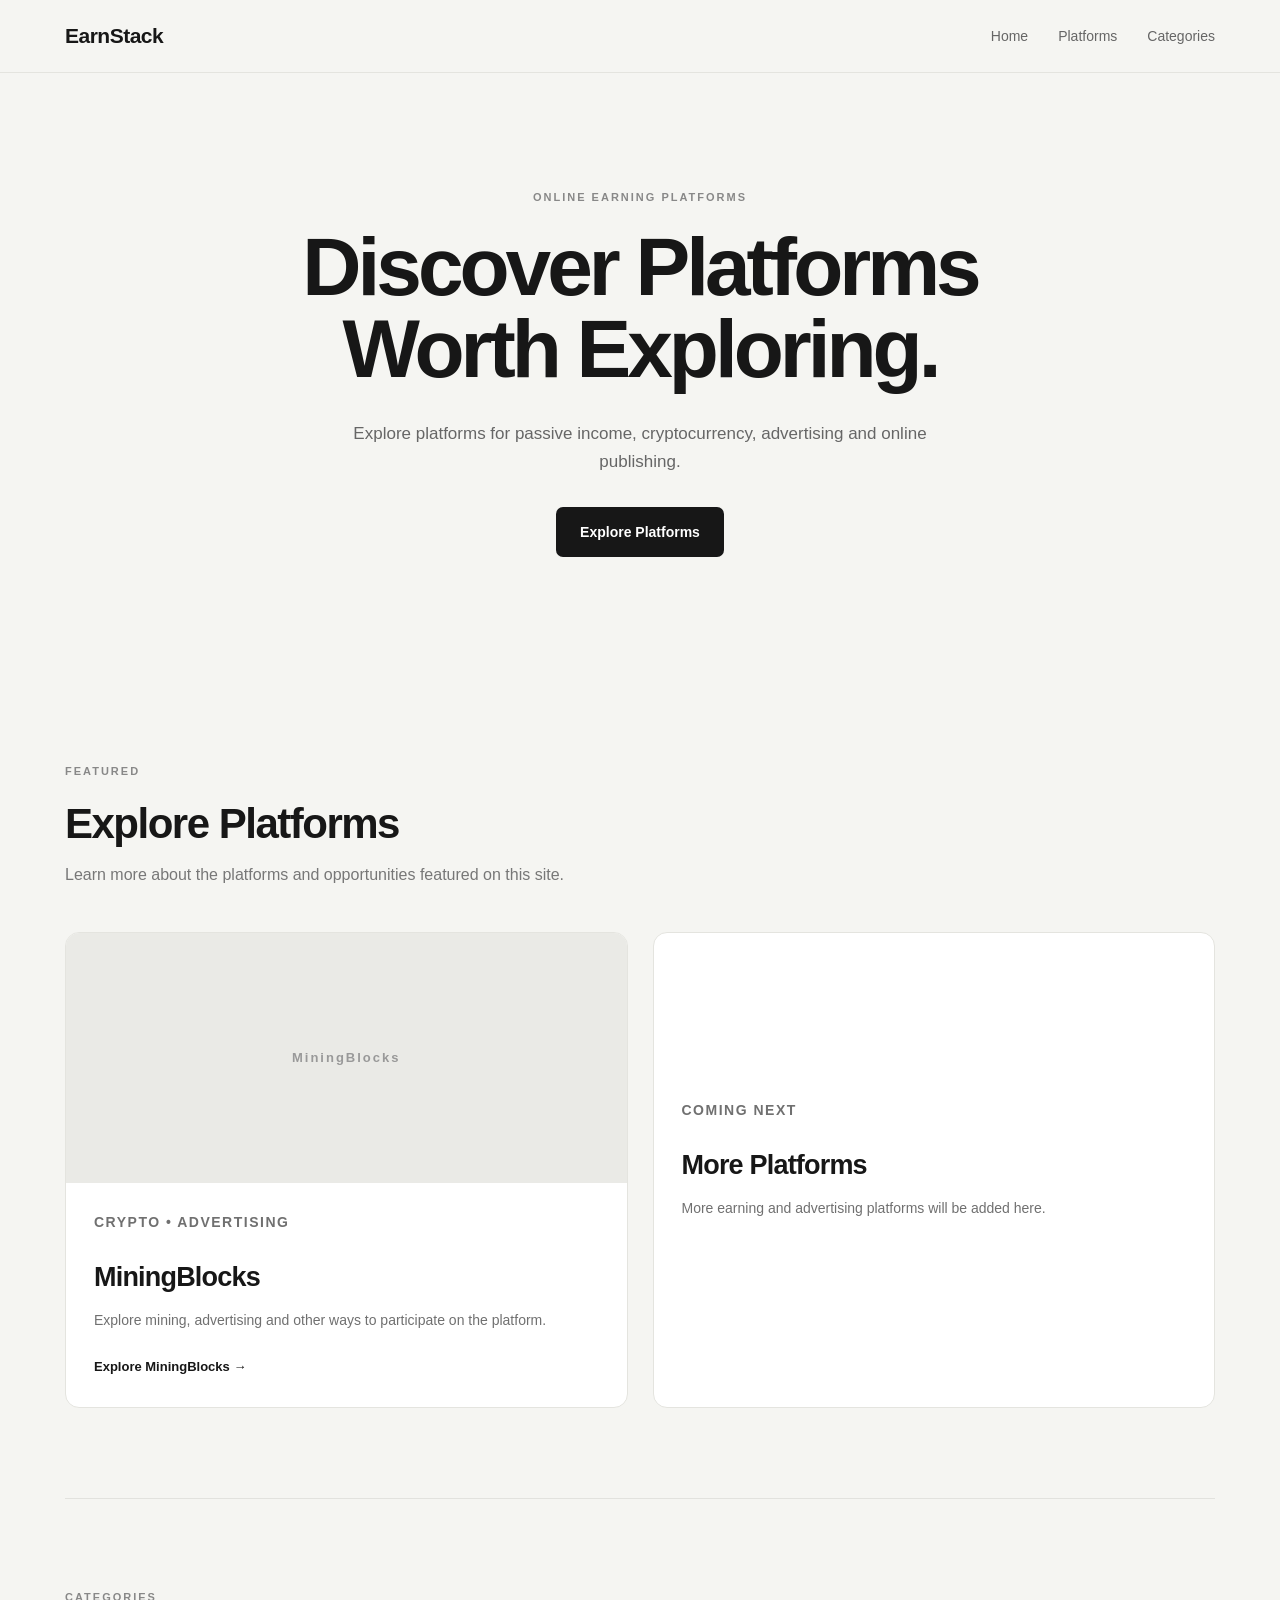
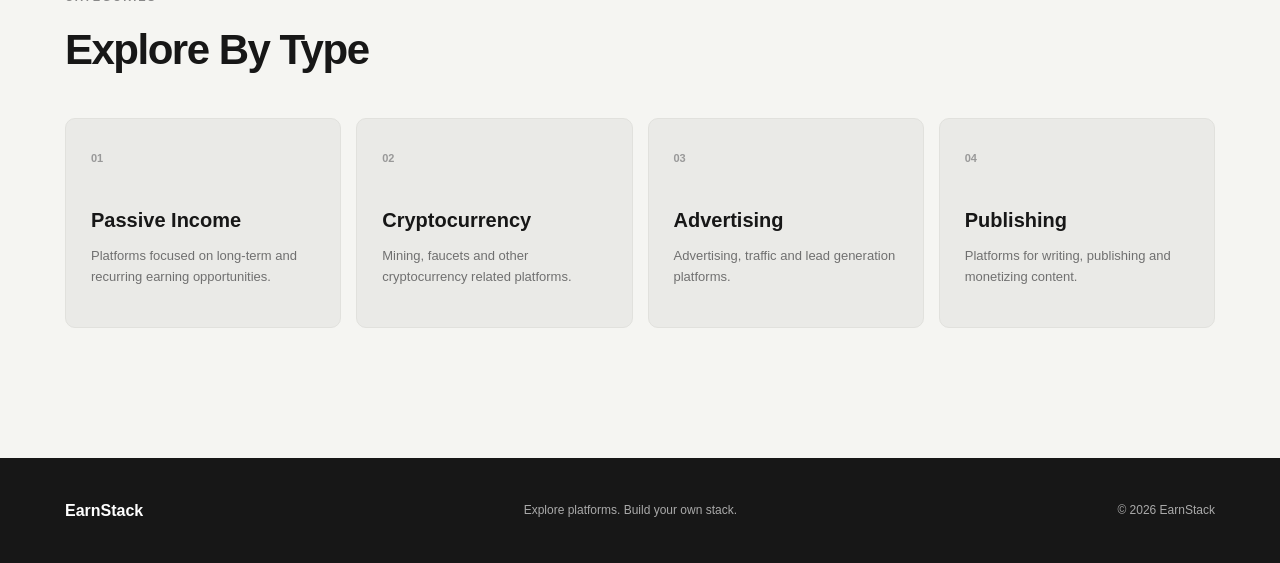
<file: index.html>
<!DOCTYPE html>
<html lang="en">

<head>
    <meta charset="UTF-8">
    <meta name="viewport" content="width=device-width, initial-scale=1.0">

    <title>Explore Online Earning Platforms</title>

    <meta name="description"
        content="Discover online earning, passive income, cryptocurrency and advertising platforms.">

    <link rel="stylesheet" href="style.css">
</head>

<body>

    <!-- Navigation -->

    <header class="header">

        <div class="nav-container">

            <a href="index.html" class="logo">
                EarnStack
            </a>

            <nav>
                <a href="index.html">Home</a>
                <a href="#platforms">Platforms</a>
                <a href="#categories">Categories</a>
            </nav>

        </div>

    </header>


    <!-- Hero -->

    <section class="hero">

        <div class="hero-container">

            <p class="small-title">
                ONLINE EARNING PLATFORMS
            </p>

            <h1>
                Discover Platforms<br>
                Worth Exploring.
            </h1>

            <p class="hero-text">
                Explore platforms for passive income, cryptocurrency,
                advertising and online publishing.
            </p>

            <a href="#platforms" class="main-button">
                Explore Platforms
            </a>

        </div>

    </section>


    <!-- Platforms -->

    <section class="platforms" id="platforms">

        <div class="section-title">

            <p class="small-title">
                FEATURED
            </p>

            <h2>
                Explore Platforms
            </h2>

            <p>
                Learn more about the platforms and opportunities
                featured on this site.
            </p>

        </div>


        <div class="platform-grid">


            <!-- MiningBlocks -->

            <div class="platform-card">

                <div class="platform-image">
                    MiningBlocks
                </div>

                <div class="platform-info">

                    <p class="platform-type">
                        CRYPTO • ADVERTISING
                    </p>

                    <h3>
                        MiningBlocks
                    </h3>

                    <p>
                        Explore mining, advertising and other
                        ways to participate on the platform.
                    </p>

                    <a href="pages/miningblocks.html">
                        Explore MiningBlocks →
                    </a>

                </div>

            </div>


            <!-- Add your next platform here -->

            <div class="platform-card add-card">

                <div class="platform-info">

                    <p class="platform-type">
                        COMING NEXT
                    </p>

                    <h3>
                        More Platforms
                    </h3>

                    <p>
                        More earning and advertising platforms
                        will be added here.
                    </p>

                </div>

            </div>


        </div>

    </section>


    <!-- Categories -->

    <section class="categories" id="categories">

        <div class="section-title">

            <p class="small-title">
                CATEGORIES
            </p>

            <h2>
                Explore By Type
            </h2>

        </div>


        <div class="category-grid">

            <div class="category">
                <span>01</span>
                <h3>Passive Income</h3>
                <p>
                    Platforms focused on long-term and
                    recurring earning opportunities.
                </p>
            </div>


            <div class="category">
                <span>02</span>
                <h3>Cryptocurrency</h3>
                <p>
                    Mining, faucets and other cryptocurrency
                    related platforms.
                </p>
            </div>


            <div class="category">
                <span>03</span>
                <h3>Advertising</h3>
                <p>
                    Advertising, traffic and lead generation
                    platforms.
                </p>
            </div>


            <div class="category">
                <span>04</span>
                <h3>Publishing</h3>
                <p>
                    Platforms for writing, publishing and
                    monetizing content.
                </p>
            </div>

        </div>

    </section>


    <!-- Footer -->

    <footer>

        <div class="footer-container">

            <strong>EarnStack</strong>

            <p>
                Explore platforms. Build your own stack.
            </p>

            <p>
                © 2026 EarnStack
            </p>

        </div>

    </footer>


    <script src="script.js"></script>

</body>

</html>
</file>
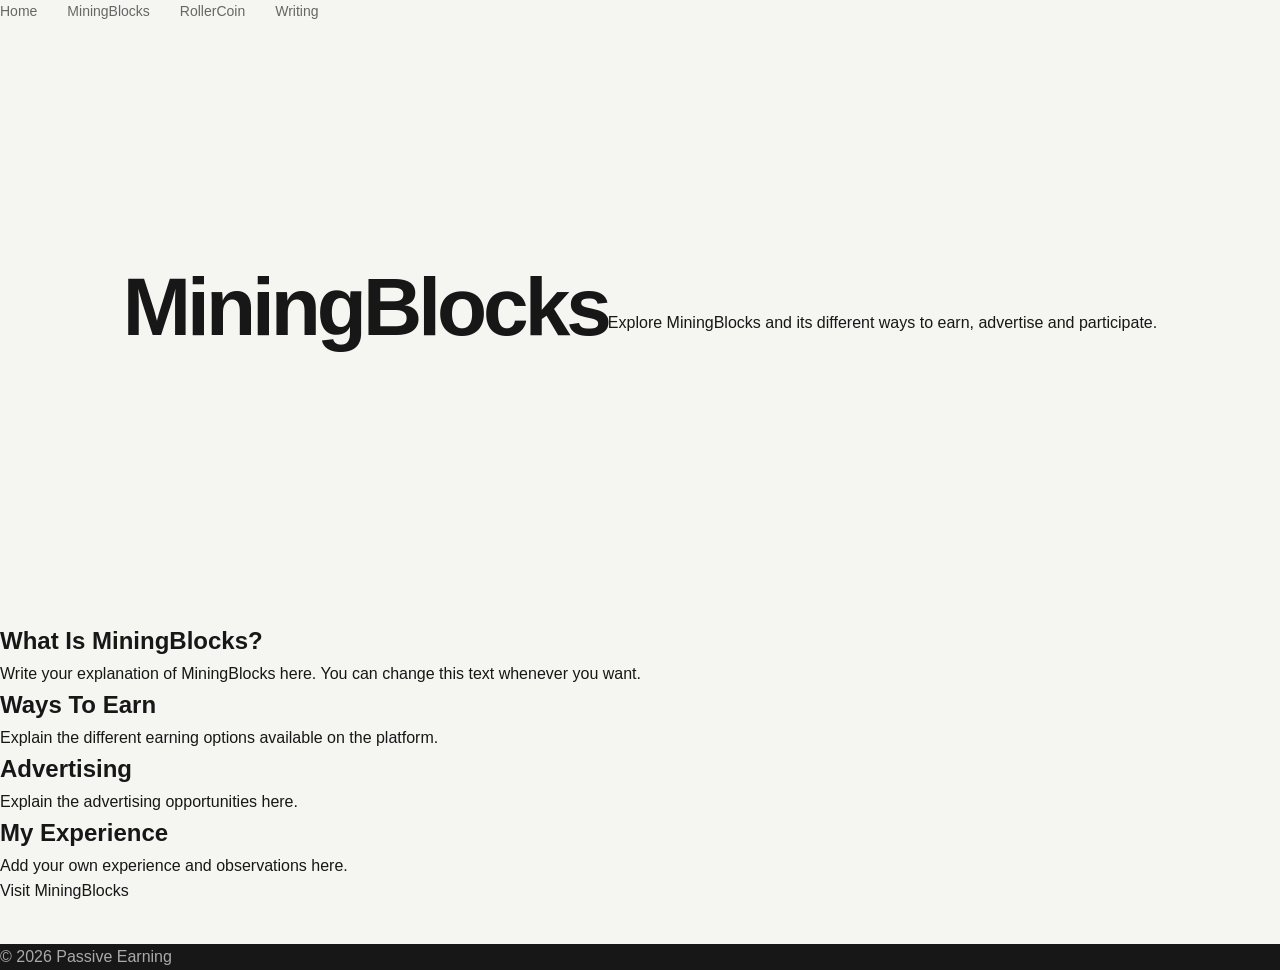
<file: pages/miningblocks.html>
<!DOCTYPE html>
<html lang="en">

<head>
    <meta charset="UTF-8">
    <meta name="viewport" content="width=device-width, initial-scale=1.0">

    <title>MiningBlocks | Passive Earning</title>

    <link rel="stylesheet" href="../style.css">
</head>

<body>

    <header>

        <nav>
            <a href="../index.html">Home</a>
            <a href="miningblocks.html">MiningBlocks</a>
            <a href="rollercoin.html">RollerCoin</a>
            <a href="writing.html">Writing</a>
        </nav>

    </header>


    <main>

        <section class="hero">

            <h1>MiningBlocks</h1>

            <p>
                Explore MiningBlocks and its different
                ways to earn, advertise and participate.
            </p>

        </section>


        <section class="content">

            <h2>What Is MiningBlocks?</h2>

            <p>
                Write your explanation of MiningBlocks here.
                You can change this text whenever you want.
            </p>


            <h2>Ways To Earn</h2>

            <p>
                Explain the different earning options
                available on the platform.
            </p>


            <h2>Advertising</h2>

            <p>
                Explain the advertising opportunities here.
            </p>


            <h2>My Experience</h2>

            <p>
                Add your own experience and observations here.
            </p>


            <a href="#" class="button">
                Visit MiningBlocks
            </a>

        </section>

    </main>


    <footer>

        <p>
            © <span id="current-year"></span> Passive Earning
        </p>

    </footer>


    <script src="../script.js"></script>

</body>

</html>
</file>
<file: style.css>
/* =========================
   BASIC RESET
========================= */

* {
    box-sizing: border-box;
    margin: 0;
    padding: 0;
}

html {
    scroll-behavior: smooth;
}

body {
    font-family: Arial, Helvetica, sans-serif;
    background: #f5f5f2;
    color: #171717;
    line-height: 1.6;
}

a {
    color: inherit;
    text-decoration: none;
}


/* =========================
   HEADER
========================= */

.header {
    position: sticky;
    top: 0;
    z-index: 10;

    background: rgba(245, 245, 242, 0.94);
    border-bottom: 1px solid #e4e4df;
}

.nav-container {
    width: 90%;
    max-width: 1150px;
    margin: auto;

    height: 72px;

    display: flex;
    align-items: center;
    justify-content: space-between;
}

.logo {
    font-size: 21px;
    font-weight: 700;
    letter-spacing: -0.5px;
}

nav {
    display: flex;
    gap: 30px;
}

nav a {
    font-size: 14px;
    color: #666;
}

nav a:hover {
    color: #111;
}


/* =========================
   HERO
========================= */

.hero {
    min-height: 600px;

    display: flex;
    align-items: center;
    justify-content: center;

    text-align: center;

    padding: 80px 20px;
}

.hero-container {
    max-width: 850px;
}

.small-title {
    font-size: 11px;
    font-weight: 700;

    letter-spacing: 2px;

    color: #888;

    margin-bottom: 20px;
}

.hero h1 {
    font-size: clamp(48px, 8vw, 82px);

    line-height: 1;

    letter-spacing: -4px;

    margin-bottom: 30px;
}

.hero-text {
    max-width: 600px;

    margin: auto;

    color: #666;

    font-size: 17px;
}

.main-button {
    display: inline-block;

    margin-top: 32px;

    padding: 14px 24px;

    background: #171717;
    color: white;

    border-radius: 7px;

    font-size: 14px;
    font-weight: 600;
}

.main-button:hover {
    background: #333;
}


/* =========================
   SECTIONS
========================= */

.platforms,
.categories {
    width: 90%;
    max-width: 1150px;

    margin: auto;

    padding: 90px 0;
}

.section-title {
    max-width: 650px;

    margin-bottom: 45px;
}

.section-title h2 {
    font-size: 42px;

    line-height: 1.1;

    letter-spacing: -1.5px;

    margin-bottom: 15px;
}

.section-title > p:last-child {
    color: #777;
}


/* =========================
   PLATFORM CARDS
========================= */

.platform-grid {
    display: grid;

    grid-template-columns:
        repeat(2, 1fr);

    gap: 25px;
}

.platform-card {
    background: #fff;

    border: 1px solid #e4e4df;

    border-radius: 14px;

    overflow: hidden;

    transition:
        transform 0.2s ease,
        box-shadow 0.2s ease;
}

.platform-card:hover {
    transform: translateY(-5px);

    box-shadow:
        0 15px 35px rgba(0, 0, 0, 0.08);
}


/* Platform image area */

.platform-image {
    height: 250px;

    display: flex;
    align-items: center;
    justify-content: center;

    background: #eaeae6;

    color: #999;

    font-size: 13px;
    font-weight: 700;

    letter-spacing: 2px;
}


/* Platform information */

.platform-info {
    padding: 28px;
}

.platform-type {
    font-size: 10px;

    font-weight: 700;

    letter-spacing: 1.5px;

    color: #999;

    margin-bottom: 10px;
}

.platform-info h3 {
    font-size: 27px;

    letter-spacing: -0.8px;

    margin-bottom: 10px;
}

.platform-info p {
    color: #707070;

    font-size: 14px;

    margin-bottom: 22px;
}

.platform-info a {
    font-size: 13px;

    font-weight: 700;
}

.platform-info a:hover {
    text-decoration: underline;
}


/* Coming next card */

.add-card {
    display: flex;
    align-items: center;

    min-height: 350px;
}


/* =========================
   CATEGORIES
========================= */

.categories {
    border-top: 1px solid #e2e2de;
}

.category-grid {
    display: grid;

    grid-template-columns:
        repeat(4, 1fr);

    gap: 15px;
}

.category {
    background: #eaeae7;

    padding: 25px;

    min-height: 210px;

    border-radius: 10px;

    border: 1px solid #e1e1dd;
}

.category span {
    font-size: 11px;

    color: #999;

    font-weight: 700;
}

.category h3 {
    font-size: 20px;

    margin-top: 35px;

    margin-bottom: 10px;
}

.category p {
    color: #707070;

    font-size: 13px;
}


/* =========================
   FOOTER
========================= */

footer {
    background: #171717;

    color: #aaa;

    margin-top: 40px;
}

.footer-container {
    width: 90%;
    max-width: 1150px;

    margin: auto;

    padding: 40px 0;

    display: flex;
    align-items: center;
    justify-content: space-between;

    gap: 20px;
}

.footer-container strong {
    color: white;
}

.footer-container p {
    font-size: 12px;
}


/* =========================
   MOBILE
========================= */

@media (max-width: 750px) {

    nav {
        gap: 15px;
    }

    nav a {
        font-size: 12px;
    }

    .hero {
        min-height: 520px;
    }

    .hero h1 {
        letter-spacing: -2px;
    }

    .platform-grid {
        grid-template-columns: 1fr;
    }

    .category-grid {
        grid-template-columns: 1fr 1fr;
    }

    .footer-container {
        flex-direction: column;
        align-items: flex-start;
    }

}


@media (max-width: 500px) {

    .nav-container {
        height: 65px;
    }

    nav {
        gap: 10px;
    }

    nav a {
        font-size: 11px;
    }

    .hero h1 {
        font-size: 48px;
    }

    .section-title h2 {
        font-size: 34px;
    }

    .category-grid {
        grid-template-columns: 1fr;
    }

}
</file>
